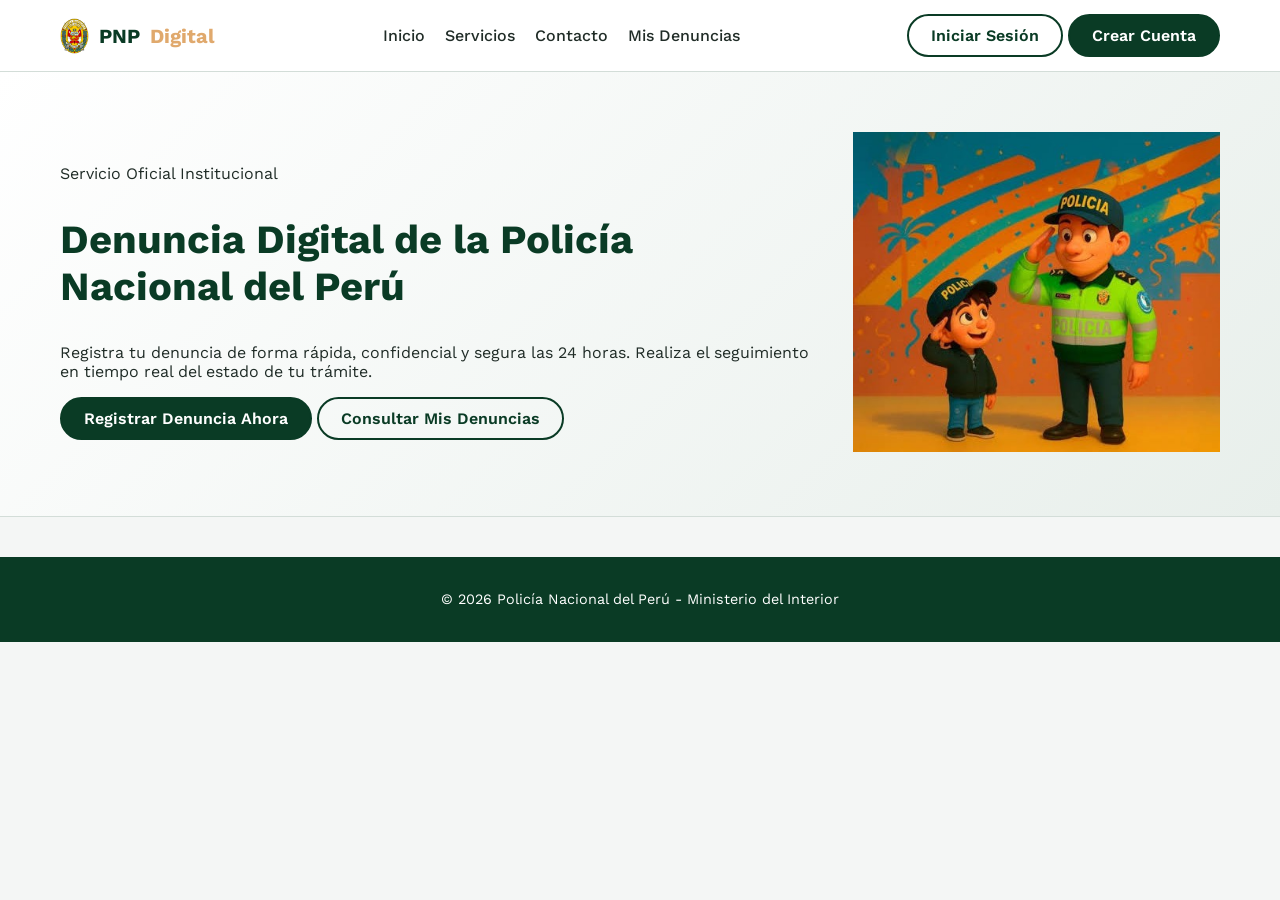
<file: html/index.html>
<!DOCTYPE html>
<html lang="es">
<head>
  <meta charset="UTF-8">
  <meta name="viewport" content="width=device-width, initial-scale=1.0">
  <title>Policía Nacional del Perú - Denuncias Digitales</title>
  <link rel="stylesheet" href="../css/index.css">
</head>
<body>
  <header class="encabezado" id="encabezado">
    <div class="contenedor barra-nav">
      <a href="index.html" class="marca">
        <img src="/images (1).png" alt="Logo PNP" class="logo-header">
        PNP <span>Digital</span>
      </a>
      <nav>
        <ul class="nav-links">
          <li><a href="index.html">Inicio</a></li>
          <li><a href="servicio.html">Servicios</a></li>
          <li><a href="contactos.html">Contacto</a></li>
          <li><a href="consulta-denuncia.html">Mis Denuncias</a></li>
        </ul>
      </nav>
      <div class="acciones-derecha" id="contenedor-sesion">
        <a href="login.html" class="boton">Iniciar Sesión</a>
        <a href="registro-cliente.html" class="boton boton-relleno">Crear Cuenta</a>
      </div>
    </div>
  </header>

  <section class="hero-seccion">
    <div class="contenedor hero-contenido">
      <div class="hero-texto">
        <p class="ojo">Servicio Oficial Institucional</p>
        <h1>Denuncia Digital de la Policía Nacional del Perú</h1>
        <p>Registra tu denuncia de forma rápida, confidencial y segura las 24 horas. Realiza el seguimiento en tiempo real del estado de tu trámite.</p>
        <div class="hero-botones">
          <a href="registro-denuncias.html" class="boton boton-relleno">Registrar Denuncia Ahora</a>
          <a href="consulta-denuncia.html" class="boton">Consultar Mis Denuncias</a>
        </div>
      </div>
      <div class="hero-imagen-wrapper">
        <img src="/3.jpeg" alt="Plataforma PNP" class="hero-img">
      </div>
    </div>
  </section>

  <footer class="pie">
    <p>&copy; 2026 Policía Nacional del Perú - Ministerio del Interior</p>
  </footer>

  <script type="module" src="../js/auth/auth.js"></script>
</body>
</html>
</file>
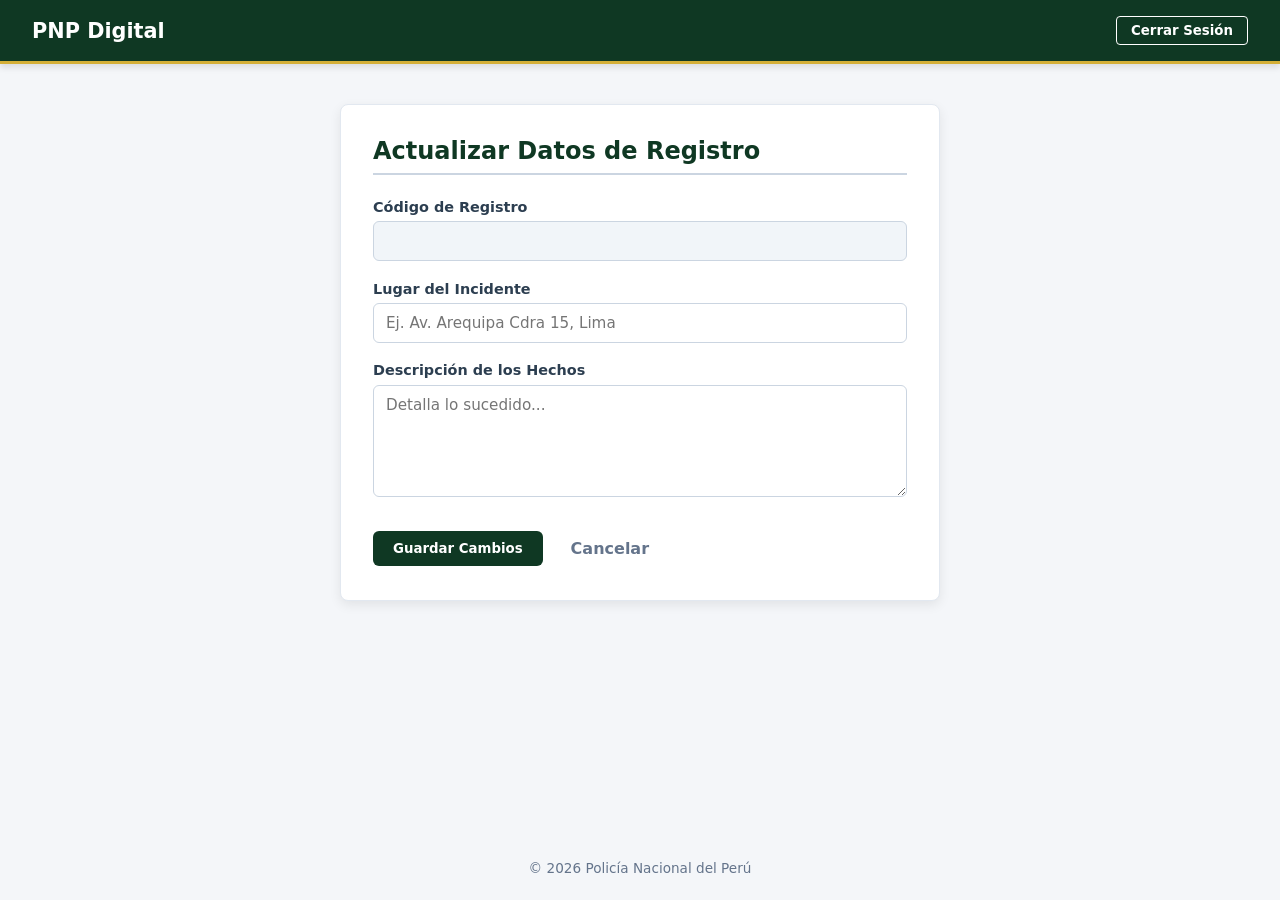
<file: html/actualizar.html>
<!DOCTYPE html>
<html lang="es">
<head>
  <meta charset="UTF-8">
  <meta name="viewport" content="width=device-width, initial-scale=1.0">
  <title>Actualizar Denuncia - PNP</title>
  <link rel="stylesheet" href="../css/actualizar.css">
</head>
<body>

  <header class="pnp-navbar">
    <div class="brand-container">
      <span class="brand-title">PNP Digital</span>
    </div>
    <button id="boton-salir" class="btn-salir">Cerrar Sesión</button>
  </header>

  <main class="container">
    <h1 class="form-title">Actualizar Datos de Registro</h1>

    <form id="form-actualizar">
      <input type="hidden" id="denuncia-id">

      <div class="form-group">
        <label for="codigo-registro">Código de Registro</label>
        <input type="text" id="codigo-registro" readonly>
      </div>

      <div class="form-group">
        <label for="lugar-incidente">Lugar del Incidente</label>
        <input type="text" id="lugar-incidente" required placeholder="Ej. Av. Arequipa Cdra 15, Lima">
      </div>

      <div class="form-group">
        <label for="descripcion-hechos">Descripción de los Hechos</label>
        <textarea id="descripcion-hechos" rows="5" required placeholder="Detalla lo sucedido..."></textarea>
      </div>

      <div class="form-actions">
        <button type="submit" class="btn-guardar">Guardar Cambios</button>
        <a href="consulta-denuncia.html" class="btn-cancelar">Cancelar</a>
      </div>
    </form>
  </main>

  <footer>
    &copy; 2026 Policía Nacional del Perú
  </footer>

  <script type="module" src="../js/actualizar/actualizar.js"></script>
</body>
</html>
</file>
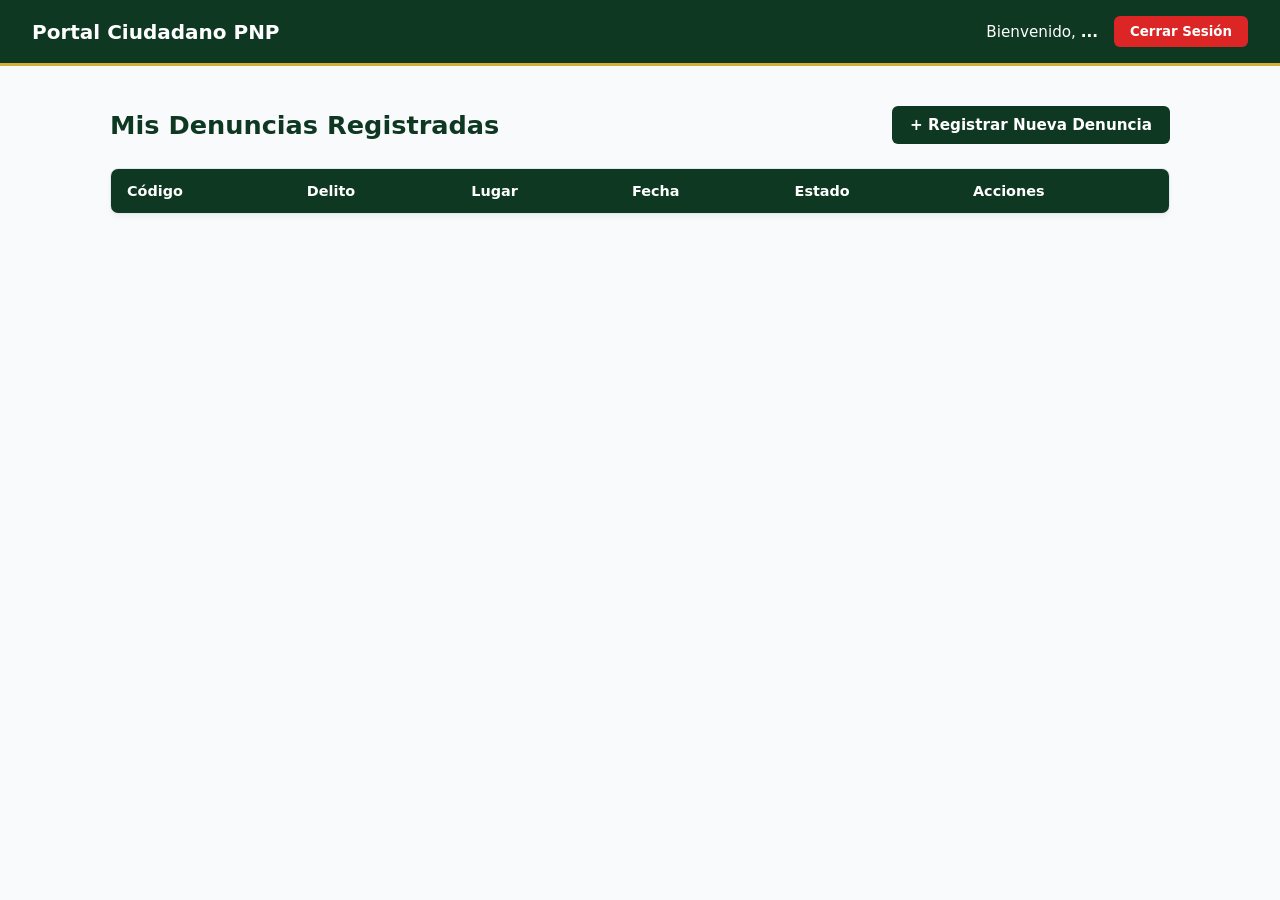
<file: html/consulta-denuncia.html>
<!DOCTYPE html>
<html lang="es">
<head>
  <meta charset="UTF-8">
  <meta name="viewport" content="width=device-width, initial-scale=1.0">
  <title>Mis Denuncias - PNP</title>
  <link rel="stylesheet" href="../css/consulta-denuncia.css">
</head>
<body>

  <header class="pnp-navbar">
    <h2>Portal Ciudadano PNP</h2>
    <div class="usuario-info">
      <span>Bienvenido, <strong id="nombre-usuario">...</strong></span>
      <button id="boton-salir" class="btn-salir">Cerrar Sesión</button>
    </div>
  </header>

  <main class="container">
    <div class="encabezado-seccion">
      <h1>Mis Denuncias Registradas</h1>
      <button id="btn-nueva-denuncia" class="btn-principal">+ Registrar Nueva Denuncia</button>
    </div>

    <div class="tabla-contenedor">
      <table>
        <thead>
          <tr>
            <th>Código</th>
            <th>Delito</th>
            <th>Lugar</th>
            <th>Fecha</th>
            <th>Estado</th>
            <th>Acciones</th>
          </tr>
        </thead>
        <tbody id="tabla-mis-denuncias">
          <!-- Carga dinámicamente -->
        </tbody>
      </table>
    </div>
  </main>

  <script type="module" src="../js/consulta/consulta.js"></script>
</body>
</html>
</file>
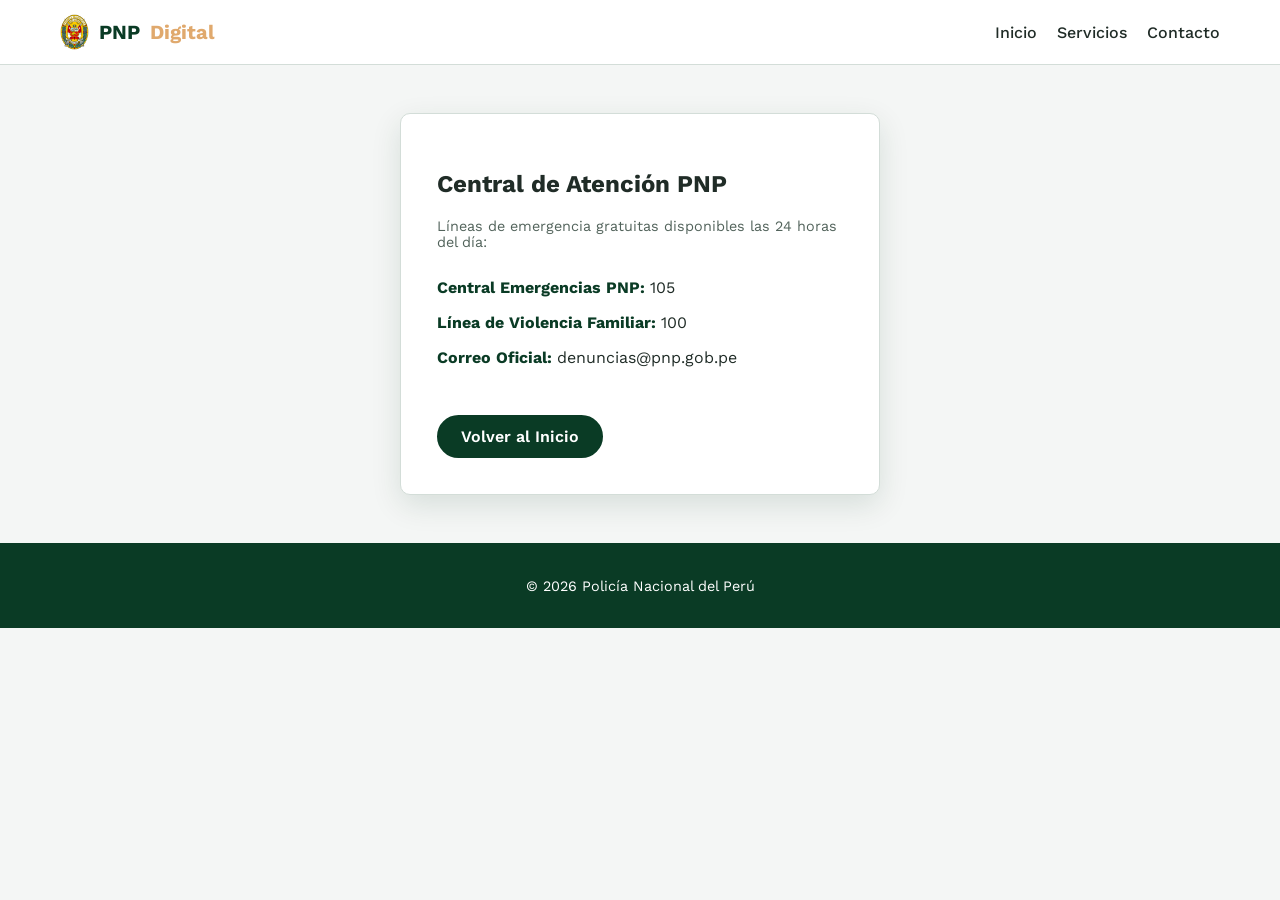
<file: html/contactos.html>
<!DOCTYPE html>
<html lang="es">
<head>
  <meta charset="UTF-8">
  <meta name="viewport" content="width=device-width, initial-scale=1.0">
  <title>Contacto - PNP Digital</title>
  <link rel="stylesheet" href="../css/contacto.css">
</head>
<body>
  <header class="encabezado" id="encabezado">
    <div class="contenedor barra-nav">
      <a href="index.html" class="marca">
        <img src="/images (1).png" alt="Logo PNP" class="logo-header">
        PNP <span>Digital</span>
      </a>
      <nav>
        <ul class="nav-links">
          <li><a href="index.html">Inicio</a></li>
          <li><a href="servicio.html">Servicios</a></li>
          <li><a href="contactos.html">Contacto</a></li>
        </ul>
      </nav>
    </div>
  </header>

  <main class="contenedor">
    <div class="panel-formulario animar-entrada">
      <h2>Central de Atención PNP</h2>
      <p style="font-size:0.9rem; color:var(--texto-suave);">Líneas de emergencia gratuitas disponibles las 24 horas del día:</p>
      <ul class="lista-contacto">
        <li><strong>Central Emergencias PNP:</strong> 105</li>
        <li><strong>Línea de Violencia Familiar:</strong> 100</li>
        <li><strong>Correo Oficial:</strong> denuncias@pnp.gob.pe</li>
      </ul>
      <a href="index.html" class="boton boton-relleno" style="margin-top: 20px; display:inline-block; text-align:center;">Volver al Inicio</a>
    </div>
  </main>

  <footer class="pie">
    <p>&copy; 2026 Policía Nacional del Perú</p>
  </footer>
</body>
</html>
</file>
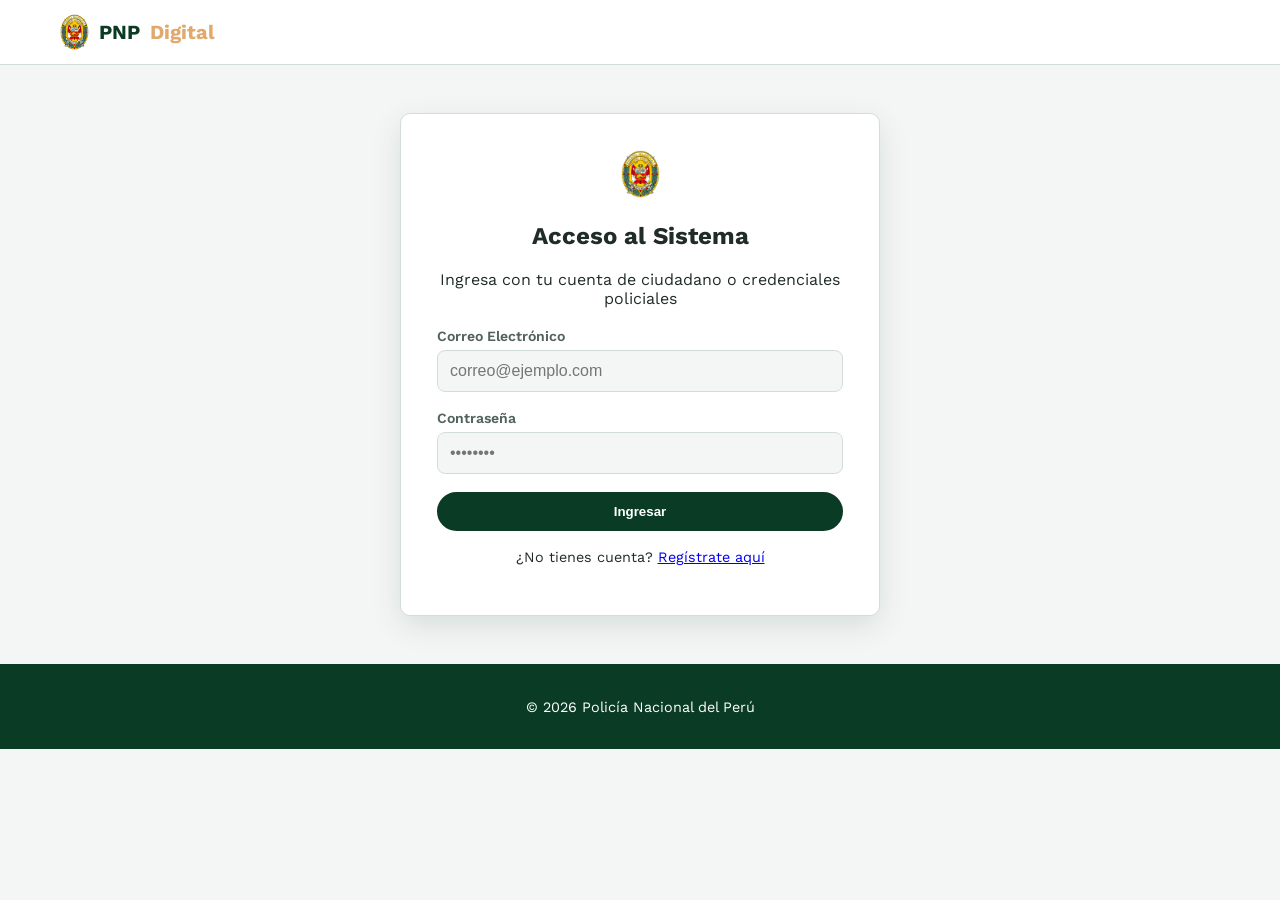
<file: html/login.html>
<!DOCTYPE html>
<html lang="es">
<head>
  <meta charset="UTF-8">
  <meta name="viewport" content="width=device-width, initial-scale=1.0">
  <title>Iniciar Sesión - PNP Digital</title>
  <link rel="stylesheet" href="../css/login.css">
</head>
<body>
  <header class="encabezado">
    <div class="contenedor barra-nav">
      <a href="index.html" class="marca">
        <img src="/images (1).png" alt="Logo PNP" class="logo-header">
        PNP <span>Digital</span>
      </a>
    </div>
  </header>

  <main class="contenedor">
    <div class="panel-formulario animar-entrada">
      <div class="encabezado-form">
        <img src="/images (1).png" alt="PNP Logo" class="logo-form">
        <h2>Acceso al Sistema</h2>
        <p>Ingresa con tu cuenta de ciudadano o credenciales policiales</p>
      </div>

      <form class="formulario" id="formulario-login" novalidate>
        <div class="campo">
          <label for="correo">Correo Electrónico</label>
          <input type="email" id="correo" placeholder="correo@ejemplo.com" required>
        </div>
        <div class="campo">
          <label for="contrasena">Contraseña</label>
          <input type="password" id="contrasena" placeholder="••••••••" required>
        </div>
        <button type="submit" class="boton boton-relleno">Ingresar</button>
        <div class="mensaje-estado" id="mensaje-estado"></div>
      </form>
      <p class="enlace-secundario">¿No tienes cuenta? <a href="registro-cliente.html">Regístrate aquí</a></p>
    </div>
  </main>

  <footer class="pie">
    <p>&copy; 2026 Policía Nacional del Perú</p>
  </footer>

  <script type="module" src="../js/auth/login.js"></script>
</body>
</html>
</file>
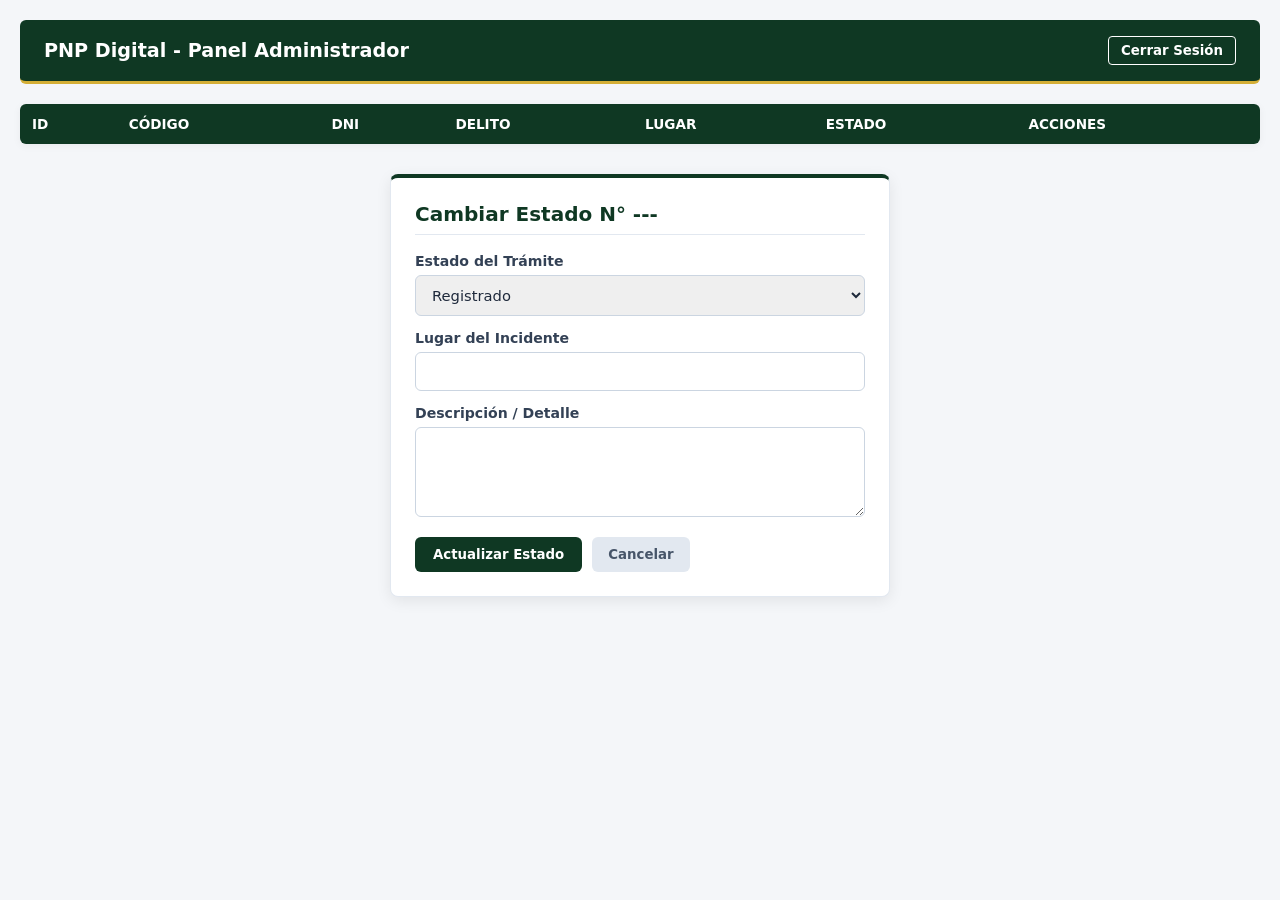
<file: html/panel-admin.html>
<!DOCTYPE html>
<html lang="es">
<head>
  <meta charset="UTF-8">
  <meta name="viewport" content="width=device-width, initial-scale=1.0">
  <title>Panel de Administración - PNP</title>
  <link rel="stylesheet" href="../css/panel-admin.css">
</head>
<body>

  <header class="pnp-navbar">
    <div class="brand-title">PNP Digital - Panel Administrador</div>
    <button id="boton-salir" class="btn-salir">Cerrar Sesión</button>
  </header>

  <table>
    <thead>
      <tr>
        <th>ID</th>
        <th>CÓDIGO</th>
        <th>DNI</th>
        <th>DELITO</th>
        <th>LUGAR</th>
        <th>ESTADO</th>
        <th>ACCIONES</th>
      </tr>
    </thead>
    <tbody id="tabla-panel-general">
      <!-- Datos cargados dinámicamente -->
    </tbody>
  </table>

  <div class="card-gestion">
    <h2 class="titulo-gestion">Cambiar Estado N° <span id="lbl-codigo">---</span></h2>
    
    <form id="form-panel-admin">
      <input type="hidden" id="pnl-id">

      <div class="form-campo">
        <label for="pnl-estado">Estado del Trámite</label>
        <select id="pnl-estado" required>
          <option value="registrado">Registrado</option>
          <option value="en_proceso">En Proceso</option>
          <option value="resuelto">Resuelto</option>
          <option value="archivado">Archivado</option>
        </select>
      </div>

      <div class="form-campo">
        <label for="pnl-lugar">Lugar del Incidente</label>
        <input type="text" id="pnl-lugar">
      </div>

      <div class="form-campo">
        <label for="pnl-detalle">Descripción / Detalle</label>
        <textarea id="pnl-detalle" rows="4"></textarea>
      </div>

      <div class="form-acciones">
        <button type="submit" class="btn-actualizar">Actualizar Estado</button>
        <button type="button" id="btn-cerrar-pnl" class="btn-cancelar">Cancelar</button>
      </div>
    </form>
  </div>

  <script type="module" src="../js/panel/panel-admin.js"></script>
</body>
</html>
</file>
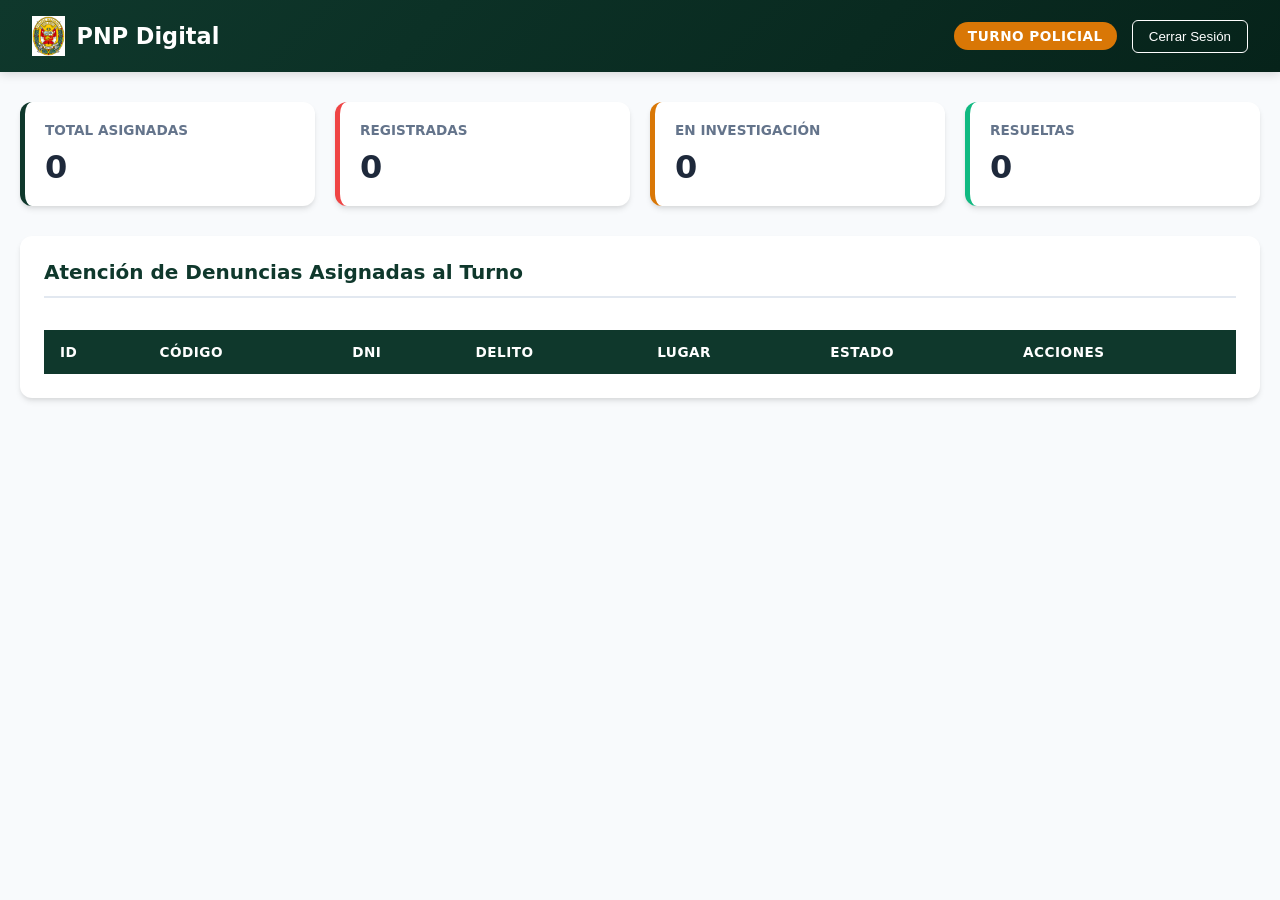
<file: html/panel-empleado.html>
<!DOCTYPE html>
<html lang="es">
<head>
  <meta charset="UTF-8">
  <meta name="viewport" content="width=device-width, initial-scale=1.0">
  <title>Panel de Empleado - PNP Digital</title>
  <link rel="stylesheet" href="../css/panel-empleado.css">
</head>
<body>

  <header class="encabezado">
    <div class="barra-nav">
      <div class="marca">
        <img src="/images (1).png" alt="Logo PNP" class="logo-header" onerror="this.style.display='none'">
        <span>PNP Digital</span>
      </div>
      <div class="acciones-header">
        <span id="tag-rol-usuario" class="tag-rol">TURNO POLICIAL</span>
        <button id="boton-salir" class="btn-salir">Cerrar Sesión</button>
      </div>
    </div>
  </header>

  <main class="contenedor-dashboard">
    
    <!-- Tarjetas KPI de Resumen -->
    <div class="grid-kpi">
      <div class="card-kpi kpi-total">
        <h4>Total Asignadas</h4>
        <div class="valor-kpi" id="kpi-total">0</div>
      </div>
      <div class="card-kpi kpi-registradas">
        <h4>Registradas</h4>
        <div class="valor-kpi" id="kpi-registrados">0</div>
      </div>
      <div class="card-kpi kpi-proceso">
        <h4>En Investigación</h4>
        <div class="valor-kpi" id="kpi-proceso">0</div>
      </div>
      <div class="card-kpi kpi-resueltas">
        <h4>Resueltas</h4>
        <div class="valor-kpi" id="kpi-resueltos">0</div>
      </div>
    </div>

    <!-- Tabla Principal -->
    <div class="card-tabla">
      <h2 class="titulo-tabla">Atención de Denuncias Asignadas al Turno</h2>
      <div class="contenedor-tabla-responsive">
        <table class="tabla-pedidos">
          <thead>
            <tr>
              <th>ID</th>
              <th>Código</th>
              <th>DNI</th>
              <th>Delito</th>
              <th>Lugar</th>
              <th>Estado</th>
              <th>Acciones</th>
            </tr>
          </thead>
          <tbody id="tabla-panel-general">
            <!-- Se carga desde JS -->
          </tbody>
        </table>
      </div>
    </div>

    <!-- Ventana Modal de Gestión -->
    <div id="modal-panel" class="modal-overlay" style="display: none;">
      <div class="modal-card">
        <h3 class="modal-titulo">Gestionar Registro N° <span id="lbl-codigo">---</span></h3>
        
        <form id="form-panel-gestion">
          <input type="hidden" id="pnl-id">

          <div class="campo-form">
            <label for="pnl-estado">Estado del Trámite</label>
            <select id="pnl-estado" required>
              <option value="registrado">Registrado</option>
              <option value="en_proceso">En Proceso / Investigación</option>
              <option value="resuelto">Resuelto</option>
              <option value="archivado">Archivado</option>
            </select>
          </div>

          <div class="campo-form">
            <label for="pnl-lugar">Lugar del Incidente</label>
            <input type="text" id="pnl-lugar" required>
          </div>

          <div class="campo-form">
            <label for="pnl-detalle">Detalle del Expediente</label>
            <textarea id="pnl-detalle" rows="4" required></textarea>
          </div>

          <div class="modal-acciones">
            <button type="button" id="btn-cerrar-pnl" class="btn-accion btn-cancelar-modal">Cancelar</button>
            <button type="submit" class="btn-accion btn-guardar-modal">Guardar Cambios</button>
          </div>
        </form>
      </div>
    </div>

  </main>

  <script type="module" src="../js/panel/panel-empleado.js"></script>
</body>
</html>
</file>
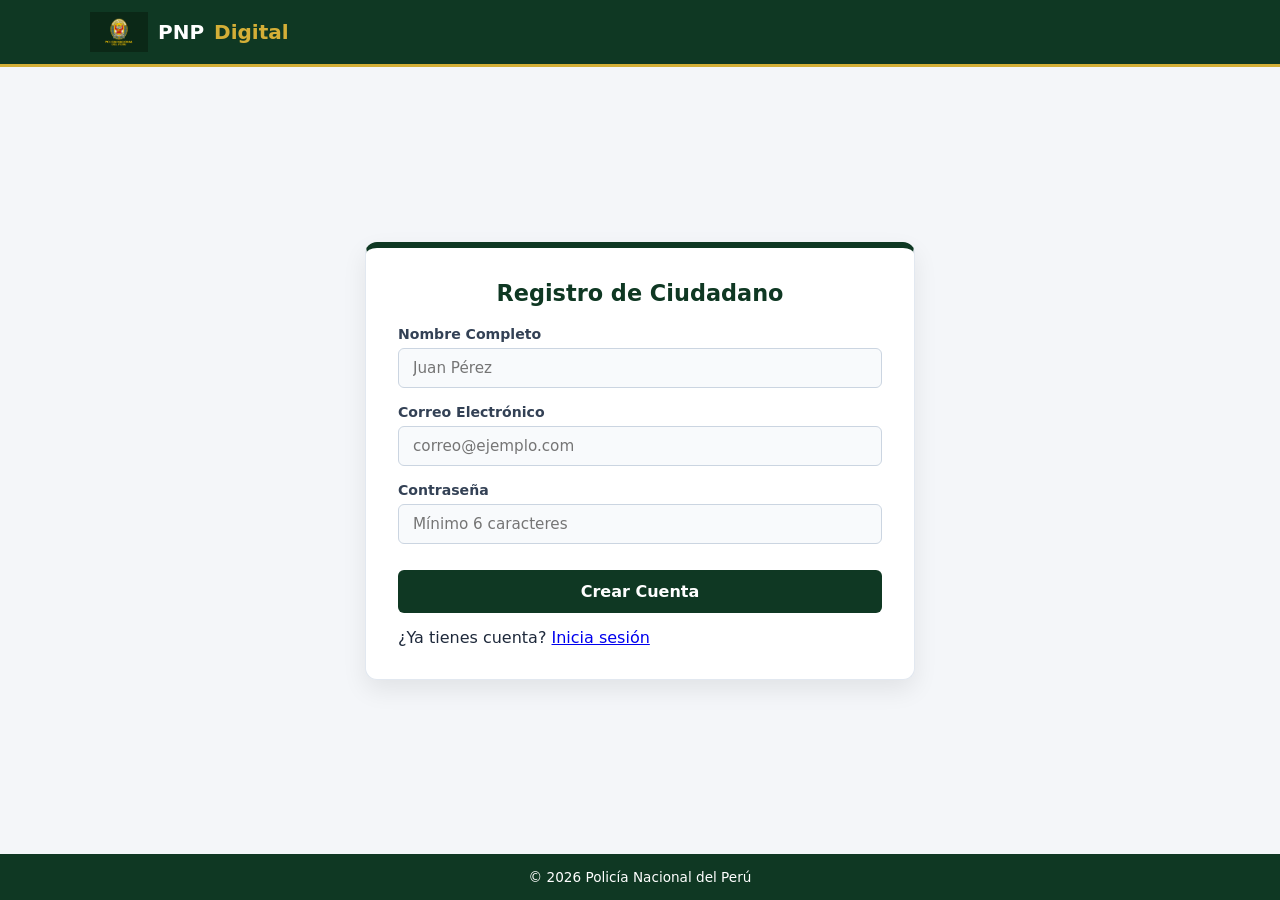
<file: html/registro-cliente.html>
<!DOCTYPE html>
<html lang="es">
<head>
  <meta charset="UTF-8">
  <meta name="viewport" content="width=device-width, initial-scale=1.0">
  <title>Crear Cuenta - PNP Digital</title>
  <link rel="stylesheet" href="../css/registro-cliente.css">
</head>
<body>
  <header class="encabezado">
    <div class="contenedor barra-nav">
      <a href="index.html" class="marca">
        <img src="/images.png"alt="Logo PNP" class="logo-header">
        PNP <span>Digital</span>
      </a>
    </div>
  </header>

  <main class="contenedor">
    <div class="panel-formulario animar-entrada">
      <h2>Registro de Ciudadano</h2>
      <form class="formulario" id="formulario-registro-cliente" novalidate>
        <div class="campo">
          <label for="nombre">Nombre Completo</label>
          <input type="text" id="nombre" placeholder="Juan Pérez" required>
        </div>
        <div class="campo">
          <label for="correo">Correo Electrónico</label>
          <input type="email" id="correo" placeholder="correo@ejemplo.com" required>
        </div>
        <div class="campo">
          <label for="contrasena">Contraseña</label>
          <input type="password" id="contrasena" placeholder="Mínimo 6 caracteres" required>
        </div>
        <button type="submit" class="boton boton-relleno">Crear Cuenta</button>
        <div class="mensaje-estado" id="mensaje-registro"></div>
      </form>
      <p class="enlace-secundario">¿Ya tienes cuenta? <a href="login.html">Inicia sesión</a></p>
    </div>
  </main>

  <footer class="pie">
    <p>&copy; 2026 Policía Nacional del Perú</p>
  </footer>

  <script type="module" src="../js/registro/registro-cliente.js"></script>
</body>
</html>
</file>
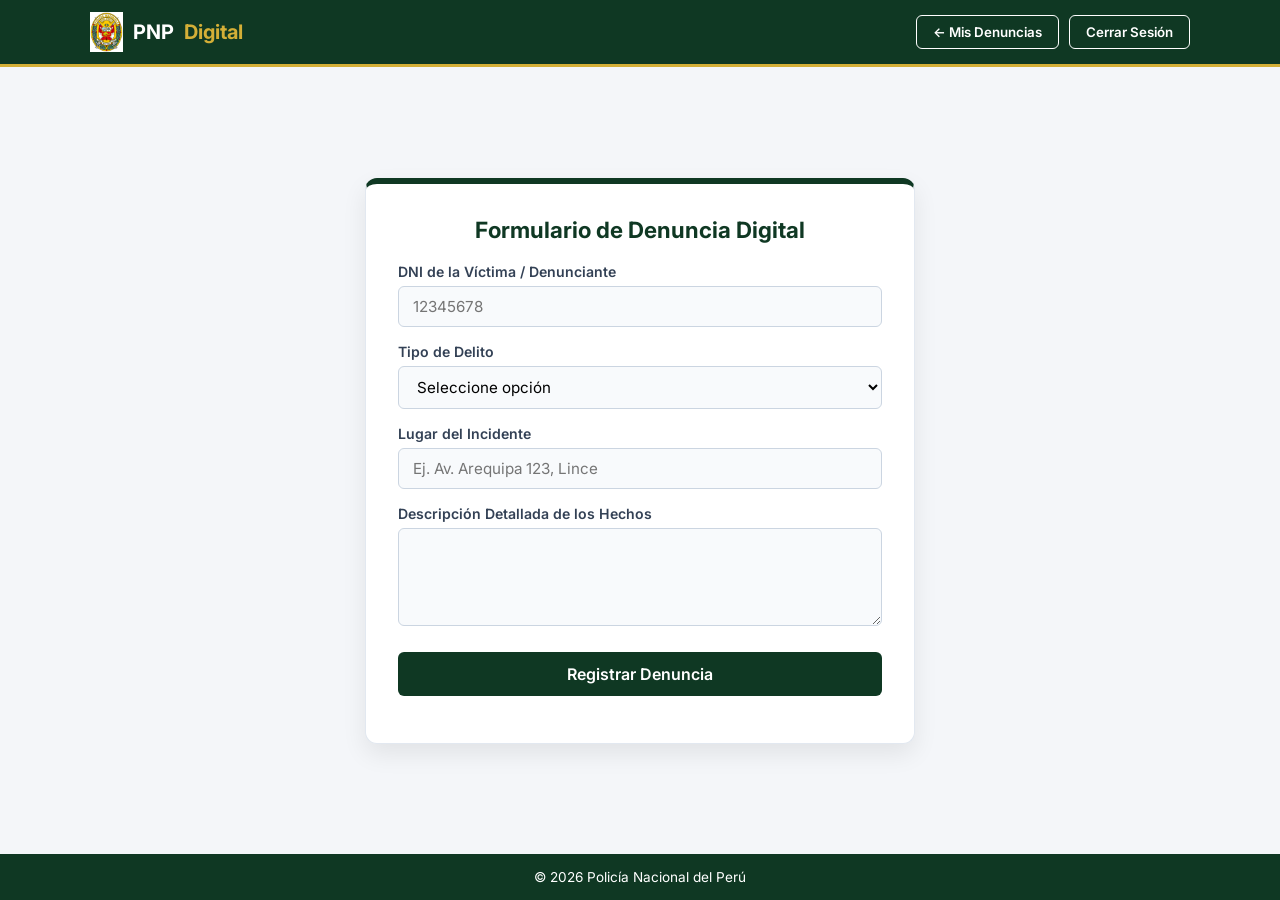
<file: html/registro-denuncias.html>
<!DOCTYPE html>
<html lang="es">
<head>
  <meta charset="UTF-8">
  <meta name="viewport" content="width=device-width, initial-scale=1.0">
  <title>Registrar Denuncia - PNP Digital</title>
  <link rel="stylesheet" href="../css/registro-denuncia.css">
</head>
<body>
  <header class="encabezado">
    <div class="contenedor barra-nav">
      <a href="index.html" class="marca">
        <img src="/images (1).png" alt="Logo PNP" class="logo-header">
        PNP <span>Digital</span>
      </a>
      <div style="display: flex; gap: 10px; align-items: center;">
        <button id="btn-mis-denuncias" class="boton">← Mis Denuncias</button>
        <button id="boton-salir" class="boton">Cerrar Sesión</button>
      </div>
    </div>
  </header>

  <main class="contenedor">
    <div class="panel-formulario animar-entrada">
      <h2>Formulario de Denuncia Digital</h2>
      <form class="formulario" id="formulario-denuncia" novalidate>
        <div class="campo">
          <label for="dni">DNI de la Víctima / Denunciante</label>
          <input type="text" id="dni" maxlength="8" placeholder="12345678" required>
        </div>
        <div class="campo">
          <label for="tipo-delito">Tipo de Delito</label>
          <select id="tipo-delito" required>
            <option value="" disabled selected>Seleccione opción</option>
            <option value="Hurto / Robo">Hurto / Robo</option>
            <option value="Estafa / Ciberdelito">Estafa / Ciberdelito</option>
            <option value="Extorsión">Extorsión</option>
            <option value="Violencia Familiar">Violencia Familiar</option>
          </select>
        </div>
        <div class="campo">
          <label for="lugar">Lugar del Incidente</label>
          <input type="text" id="lugar" placeholder="Ej. Av. Arequipa 123, Lince" required>
        </div>
        <div class="campo">
          <label for="detalle">Descripción Detallada de los Hechos</label>
          <textarea id="detalle" rows="4" required></textarea>
        </div>
        <button type="submit" class="boton boton-relleno">Registrar Denuncia</button>

        <div class="sello-confirmacion" id="sello-confirmacion">
          DENUNCIA<br> REGISTRADA<br> PNP
        </div>
        <div class="mensaje-estado" id="mensaje-denuncia"></div>
      </form>
    </div>
  </main>

  <footer class="pie">
    <p>&copy; 2026 Policía Nacional del Perú</p>
  </footer>

  <script type="module" src="../js/registro/registro.js"></script>
</body>
</html>
</file>
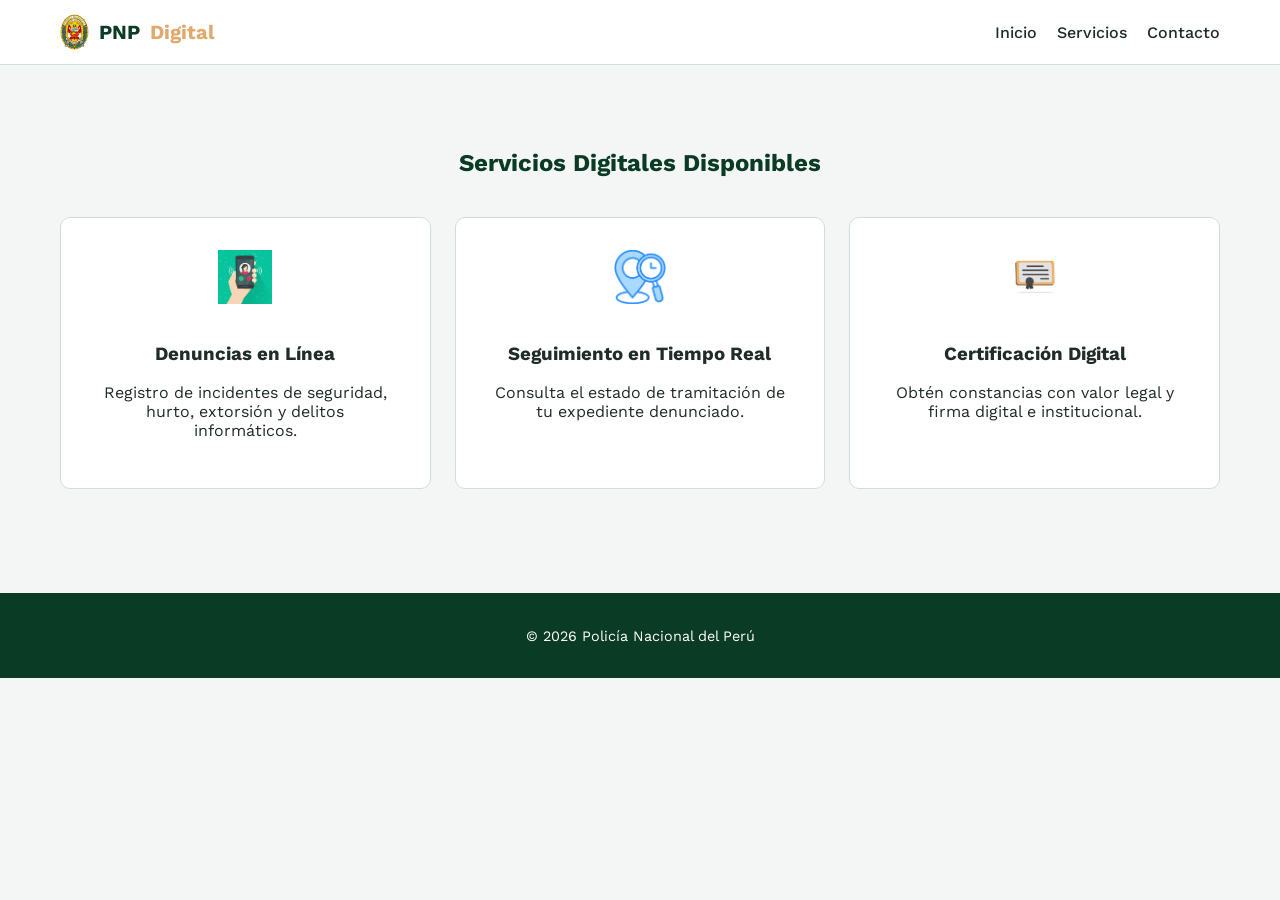
<file: html/servicio.html>
<!DOCTYPE html>
<html lang="es">
<head>
  <meta charset="UTF-8">
  <meta name="viewport" content="width=device-width, initial-scale=1.0">
  <title>Servicios - PNP Digital</title>
  <link rel="stylesheet" href="../css/servicio.css">
</head>
<body>
  <header class="encabezado" id="encabezado">
    <div class="contenedor barra-nav">
      <a href="index.html" class="marca">
        <img src="/images (1).png" alt="Logo PNP" class="logo-header">
        PNP <span>Digital</span>
      </a>
      <nav>
        <ul class="nav-links">
          <li><a href="index.html">Inicio</a></li>
          <li><a href="servicio.html">Servicios</a></li>
          <li><a href="contactos.html">Contacto</a></li>
        </ul>
      </nav>
    </div>
  </header>

  <main class="contenedor seccion-servicios">
    <h2 class="titulo-seccion">Servicios Digitales Disponibles</h2>
    <div class="rejilla-servicios">
      <div class="tarjeta-servicio">
        <img src="/7.jpeg" alt="Denuncia" class="icono-tarjeta">
        <h3>Denuncias en Línea</h3>
        <p>Registro de incidentes de seguridad, hurto, extorsión y delitos informáticos.</p>
      </div>
      <div class="tarjeta-servicio">
        <img src="/8.png" alt="Seguimiento" class="icono-tarjeta">
        <h3>Seguimiento en Tiempo Real</h3>
        <p>Consulta el estado de tramitación de tu expediente denunciado.</p>
      </div>
      <div class="tarjeta-servicio">
        <img src="/9.png" alt="Validación" class="icono-tarjeta">
        <h3>Certificación Digital</h3>
        <p>Obtén constancias con valor legal y firma digital e institucional.</p>
      </div>
    </div>
  </main>

  <footer class="pie">
    <p>&copy; 2026 Policía Nacional del Perú</p>
  </footer>
</body>
</html>
</file>
<file: css/index.css>
@import url('https://fonts.googleapis.com/css2?family=Work+Sans:wght@400;500;600;700&display=swap');

:root {
  --verde-pnp: #0A3B25;
  --verde-oscuro: #052215;
  --amarillo-pnp: #E0A96D;
  --blanco: #FFFFFF;
  --gris-fondo: #F4F6F5;
  --gris-borde: #D3DDD8;
  --texto: #202C27;
  --texto-suave: #52635B;
  --error: #D93838;
  --exito: #1E7E4A;
  --fuente-texto: 'Work Sans', system-ui, sans-serif;
  --radio: 10px;
  --sombra: 0 10px 30px rgba(10, 59, 37, 0.12);
  --transicion: 220ms ease;
}

* { box-sizing: border-box; }
body { margin: 0; font-family: var(--fuente-texto); color: var(--texto); background: var(--gris-fondo); }
.contenedor { width: min(1160px, 92%); margin-inline: auto; }

.encabezado { position: sticky; top: 0; z-index: 50; background: rgba(255, 255, 255, 0.95); backdrop-filter: blur(6px); border-bottom: 1px solid var(--gris-borde); }
.barra-nav { display: flex; align-items: center; justify-content: space-between; padding: 14px 0; }
.marca { display: flex; align-items: center; gap: 10px; font-size: 1.25rem; font-weight: 700; text-decoration: none; color: var(--verde-pnp); }
.marca span { color: var(--amarillo-pnp); }
.logo-header { height: 36px; }

.nav-links { list-style: none; display: flex; gap: 20px; margin: 0; padding: 0; }
.nav-links a { text-decoration: none; font-weight: 500; color: var(--texto); }

.boton { display: inline-block; font-weight: 600; padding: 10px 22px; border-radius: 999px; border: 2px solid var(--verde-pnp); text-decoration: none; cursor: pointer; background: transparent; color: var(--verde-pnp); transition: var(--transicion); }
.boton:hover { transform: translateY(-2px); box-shadow: var(--sombra); }
.boton-relleno { background: var(--verde-pnp); color: #fff; }

.hero-seccion { padding: 60px 0; background: linear-gradient(135deg, #FFFFFF 0%, #E8EFEB 100%); border-bottom: 1px solid var(--gris-borde); }
.hero-contenido { display: flex; align-items: center; justify-content: space-between; gap: 40px; }
.hero-texto { flex: 1; }
.hero-texto h1 { font-size: 2.5rem; color: var(--verde-pnp); }
.hero-img { max-width: 100%; max-height: 320px; }

.pie { background: var(--verde-pnp); color: #fff; text-align: center; padding: 20px 0; margin-top: 40px; font-size: 0.9rem; }
</file>
<file: css/actualizar.css>
:root {
  --verde-pnp: #0f3823;
  --verde-hover: #1b5e3a;
  --dorado-pnp: #d4af37;
  --fondo: #f4f6f9;
  --blanco: #ffffff;
  --texto: #2c3e50;
  --borde: #cbd5e1;
}

* {
  box-sizing: border-box;
  margin: 0;
  padding: 0;
  font-family: 'Segoe UI', system-ui, -apple-system, sans-serif;
}

body {
  background-color: var(--fondo);
  color: var(--texto);
  min-height: 100vh;
  display: flex;
  flex-direction: column;
}

/* Header */
.pnp-navbar {
  background-color: var(--verde-pnp);
  color: var(--blanco);
  padding: 1rem 2rem;
  display: flex;
  justify-content: space-between;
  align-items: center;
  border-bottom: 3px solid var(--dorado-pnp);
  box-shadow: 0 4px 6px rgba(0, 0, 0, 0.1);
}

.brand-container {
  display: flex;
  align-items: center;
  gap: 12px;
}

.brand-title {
  font-size: 1.3rem;
  font-weight: 700;
  color: var(--blanco);
}

.btn-salir {
  background-color: transparent;
  color: var(--blanco);
  border: 1px solid var(--blanco);
  padding: 6px 14px;
  border-radius: 4px;
  cursor: pointer;
  font-weight: 600;
  transition: all 0.2s;
}

.btn-salir:hover {
  background-color: #c0392b;
  border-color: #c0392b;
}

/* Form Card */
.container {
  max-width: 600px;
  width: 90%;
  margin: 2.5rem auto;
  background-color: var(--blanco);
  padding: 2rem;
  border-radius: 8px;
  box-shadow: 0 4px 12px rgba(0, 0, 0, 0.08);
  border: 1px solid #e2e8f0;
}

.form-title {
  font-size: 1.5rem;
  color: var(--verde-pnp);
  margin-bottom: 1.5rem;
  border-bottom: 2px solid var(--borde);
  padding-bottom: 0.5rem;
}

.form-group {
  margin-bottom: 1.2rem;
}

.form-group label {
  display: block;
  font-size: 0.9rem;
  font-weight: 600;
  margin-bottom: 0.4rem;
  color: var(--texto);
}

.form-group input,
.form-group textarea {
  width: 100%;
  padding: 10px 12px;
  border: 1px solid var(--borde);
  border-radius: 6px;
  font-size: 0.95rem;
  background-color: #fff;
  transition: border-color 0.2s;
}

.form-group input:focus,
.form-group textarea:focus {
  outline: none;
  border-color: var(--verde-pnp);
}

.form-group input[readonly] {
  background-color: #f1f5f9;
  color: #64748b;
  cursor: not-allowed;
}

.form-actions {
  display: flex;
  align-items: center;
  gap: 12px;
  margin-top: 1.8rem;
}

.btn-guardar {
  background-color: var(--verde-pnp);
  color: var(--blanco);
  border: none;
  padding: 10px 20px;
  border-radius: 6px;
  font-weight: 600;
  cursor: pointer;
  transition: background 0.2s;
}

.btn-guardar:hover {
  background-color: var(--verde-hover);
}

.btn-cancelar {
  color: #64748b;
  text-decoration: none;
  font-weight: 600;
  padding: 10px 16px;
  border-radius: 6px;
  transition: background 0.2s;
}

.btn-cancelar:hover {
  background-color: #f1f5f9;
  color: #0f172a;
}

footer {
  margin-top: auto;
  text-align: center;
  padding: 1.5rem;
  font-size: 0.85rem;
  color: #64748b;
}
</file>
<file: css/consulta-denuncia.css>
* {
  box-sizing: border-box;
  margin: 0;
  padding: 0;
  font-family: system-ui, -apple-system, BlinkMacSystemFont, 'Segoe UI', Roboto, sans-serif;
}

body {
  background-color: #f8fafc;
  color: #0f172a;
  min-height: 100vh;
}

/* Header Navbar */
.pnp-navbar {
  background-color: #0f3823; /* Verde Institucional PNP */
  color: #ffffff;
  padding: 16px 32px;
  display: flex;
  justify-content: space-between;
  align-items: center;
  border-bottom: 3px solid #d4af37; /* Dorado PNP */
}

.pnp-navbar h2 {
  font-size: 1.25rem;
  font-weight: 700;
}

.usuario-info {
  display: flex;
  align-items: center;
  gap: 16px;
  font-size: 0.95rem;
}

/* Botón Salir */
.btn-salir {
  background-color: #dc2626;
  color: #ffffff;
  border: none;
  padding: 8px 16px;
  border-radius: 6px;
  cursor: pointer;
  font-weight: 600;
  transition: background-color 0.2s ease;
}

.btn-salir:hover {
  background-color: #b91c1c;
}

/* Contenido Principal */
.container {
  max-width: 1100px;
  margin: 40px auto;
  padding: 0 20px;
}

.encabezado-seccion {
  display: flex;
  justify-content: space-between;
  align-items: center;
  margin-bottom: 24px;
}

.encabezado-seccion h1 {
  font-size: 1.6rem;
  color: #0f3823;
  font-weight: 700;
}

/* Botón Principal (+ Registrar Nueva Denuncia) */
.btn-principal {
  background-color: #0f3823;
  color: #ffffff;
  border: none;
  padding: 10px 18px;
  border-radius: 6px;
  font-size: 0.95rem;
  font-weight: 600;
  cursor: pointer;
  transition: background-color 0.2s ease;
}

.btn-principal:hover {
  background-color: #165234;
}

/* Estilos de Tabla */
.tabla-contenedor {
  background-color: #ffffff;
  border-radius: 8px;
  box-shadow: 0 4px 6px -1px rgba(0, 0, 0, 0.05);
  border: 1px solid #e2e8f0;
  overflow: hidden;
}

table {
  width: 100%;
  border-collapse: collapse;
  text-align: left;
}

th {
  background-color: #0f3823;
  color: #ffffff;
  padding: 14px 16px;
  font-size: 0.9rem;
  font-weight: 600;
}

td {
  padding: 14px 16px;
  border-bottom: 1px solid #e2e8f0;
  font-size: 0.9rem;
  color: #334155;
}

tr:nth-child(even) {
  background-color: #f8fafc;
}

tr:hover {
  background-color: #f1f5f9;
}
</file>
<file: css/contacto.css>
@import url('login.css');

.lista-contacto { list-style: none; padding: 0; margin: 20px 0; line-height: 2.2; }
.lista-contacto strong { color: var(--verde-pnp); }
</file>
<file: css/login.css>
@import url('index.css');

.animar-entrada { animation: fadeIn 400ms ease-out forwards; }
@keyframes fadeIn { from { opacity: 0; transform: translateY(14px); } to { opacity: 1; transform: translateY(0); } }

.panel-formulario { max-width: 480px; margin: 48px auto; background: var(--blanco); border: 1px solid var(--gris-borde); border-radius: var(--radio); padding: 36px; box-shadow: var(--sombra); }
.encabezado-form { text-align: center; margin-bottom: 20px; }
.logo-form { height: 48px; }

.formulario { display: flex; flex-direction: column; gap: 18px; }
.campo label { display: block; font-size: .88rem; font-weight: 600; margin-bottom: 6px; color: var(--texto-suave); }
.campo input, .campo select, .campo textarea { width: 100%; font-size: 1rem; padding: 11px 12px; border: 1.5px solid var(--gris-borde); border-radius: 8px; background: var(--gris-fondo); }
.campo input:focus, .campo select:focus, .campo textarea:focus { outline: none; border-color: var(--verde-pnp); }

.mensaje-estado { margin-top: 14px; padding: 12px; border-radius: 6px; font-size: .9rem; display: none; }
.mensaje-estado.visible { display: block; }
.mensaje-estado.exito { background: #E8F5E9; color: var(--exito); border: 1px solid #A5D6A7; }
.mensaje-estado.fallo { background: #FFEBEE; color: var(--error); border: 1px solid #EF9A9A; }

.enlace-secundario { text-align: center; font-size: .9rem; margin-top: 18px; }
</file>
<file: css/panel-admin.css>
/* Estilos Globales */
* {
  box-sizing: border-box;
  margin: 0;
  padding: 0;
  font-family: 'Segoe UI', system-ui, -apple-system, sans-serif;
}

body {
  background-color: #f4f6f9;
  color: #2c3e50;
  padding: 20px;
}

/* Navbar PNP */
.pnp-navbar {
  background-color: #0f3823;
  color: #ffffff;
  padding: 1rem 1.5rem;
  display: flex;
  justify-content: space-between;
  align-items: center;
  border-bottom: 3px solid #d4af37;
  margin-bottom: 20px;
  border-radius: 6px;
}

.brand-title {
  font-size: 1.2rem;
  font-weight: 700;
}

.btn-salir {
  background: transparent;
  color: #fff;
  border: 1px solid #fff;
  padding: 6px 12px;
  border-radius: 4px;
  cursor: pointer;
  font-weight: 600;
}

.btn-salir:hover {
  background-color: #c0392b;
  border-color: #c0392b;
}

/* Tabla de Denuncias */
table {
  width: 100%;
  border-collapse: collapse;
  margin-bottom: 30px;
  background-color: #ffffff;
  box-shadow: 0 2px 8px rgba(0,0,0,0.05);
  border-radius: 6px;
  overflow: hidden;
}

th {
  background-color: #0f3823;
  color: #ffffff;
  padding: 12px;
  text-align: left;
  font-size: 0.85rem;
  text-transform: uppercase;
}

td {
  padding: 10px 12px;
  border-bottom: 1px solid #e2e8f0;
  font-size: 0.9rem;
}

tbody tr:hover {
  background-color: #f8fafc;
}

/* Botones de Tabla */
.btn-editar {
  background-color: #2563eb;
  color: white;
  border: none;
  padding: 6px 12px;
  border-radius: 4px;
  cursor: pointer;
  font-weight: 600;
}

.btn-eliminar {
  background-color: #dc2626;
  color: white;
  border: none;
  padding: 6px 12px;
  border-radius: 4px;
  cursor: pointer;
  font-weight: 600;
}

/* Tarjeta de Formulario Administrador */
.card-gestion {
  background-color: #ffffff;
  border-radius: 8px;
  padding: 24px;
  max-width: 500px;
  margin: 20px auto;
  box-shadow: 0 4px 15px rgba(0, 0, 0, 0.08);
  border: 1px solid #e2e8f0;
  border-top: 4px solid #0f3823;
}

.titulo-gestion {
  font-size: 1.25rem;
  color: #0f3823;
  margin-bottom: 18px;
  font-weight: 700;
  border-bottom: 1px solid #e2e8f0;
  padding-bottom: 8px;
}

.form-campo {
  margin-bottom: 14px;
  display: flex;
  flex-direction: column;
}

.form-campo label {
  font-size: 0.88rem;
  font-weight: 600;
  color: #334155;
  margin-bottom: 6px;
}

.form-campo input,
.form-campo select,
.form-campo textarea {
  width: 100%;
  padding: 10px 12px;
  border: 1px solid #cbd5e1;
  border-radius: 6px;
  font-size: 0.92rem;
  color: #1e293b;
  box-sizing: border-box;
  outline: none;
  transition: border-color 0.2s;
}

/* Inputs bloqueados (Solo Lectura) */
.form-campo input[readonly],
.form-campo textarea[readonly] {
  background-color: #f1f5f9;
  color: #64748b;
  cursor: not-allowed;
  border-color: #e2e8f0;
}

.form-campo select:focus {
  border-color: #0f3823;
}

/* Botones Formulario */
.form-acciones {
  display: flex;
  gap: 10px;
  margin-top: 20px;
}

.btn-actualizar {
  background-color: #0f3823;
  color: #ffffff;
  border: none;
  padding: 10px 18px;
  border-radius: 6px;
  font-weight: 600;
  cursor: pointer;
  transition: background 0.2s;
}

.btn-actualizar:hover {
  background-color: #1b5e3a;
}

.btn-cancelar {
  background-color: #e2e8f0;
  color: #475569;
  border: none;
  padding: 10px 16px;
  border-radius: 6px;
  font-weight: 600;
  cursor: pointer;
  transition: background 0.2s;
}

.btn-cancelar:hover {
  background-color: #cbd5e1;
}
</file>
<file: css/panel-empleado.css>
:root {
  --pnp-verde: #0f382c;
  --pnp-verde-oscuro: #06231a;
  --pnp-dorado: #d97706;
  --fondo-base: #f8fafc;
  --blanco: #ffffff;
  --texto: #1e293b;
  --gris-borde: #e2e8f0;
  --sombra-card: 0 4px 6px -1px rgba(0, 0, 0, 0.1), 0 2px 4px -1px rgba(0, 0, 0, 0.06);
}

body {
  margin: 0;
  font-family: 'Segoe UI', system-ui, -apple-system, sans-serif;
  background-color: var(--fondo-base);
  color: var(--texto);
}

/* Header */
.encabezado {
  background: linear-gradient(135deg, var(--pnp-verde) 0%, var(--pnp-verde-oscuro) 100%);
  color: var(--blanco);
  padding: 1rem 2rem;
  box-shadow: 0 2px 10px rgba(0, 0, 0, 0.15);
}

.barra-nav {
  display: flex;
  justify-content: space-between;
  align-items: center;
  max-width: 1300px;
  margin: 0 auto;
}

.marca {
  display: flex;
  align-items: center;
  gap: 12px;
  color: var(--blanco);
  font-size: 1.4rem;
  font-weight: 700;
}

.logo-header {
  height: 40px;
}

.acciones-header {
  display: flex;
  gap: 15px;
  align-items: center;
}

.tag-rol {
  background-color: var(--pnp-dorado);
  color: var(--blanco);
  padding: 6px 14px;
  border-radius: 20px;
  font-size: 0.85rem;
  font-weight: 600;
  letter-spacing: 0.5px;
}

.btn-salir {
  background-color: transparent;
  border: 1px solid var(--blanco);
  color: var(--blanco);
  padding: 8px 16px;
  border-radius: 6px;
  cursor: pointer;
  transition: all 0.2s ease;
}

.btn-salir:hover {
  background-color: rgba(255, 255, 255, 0.15);
}

/* Main Container */
.contenedor-dashboard {
  max-width: 1300px;
  margin: 30px auto;
  padding: 0 20px;
}

/* Tarjetas KPI */
.grid-kpi {
  display: grid;
  grid-template-columns: repeat(auto-fit, minmax(220px, 1fr));
  gap: 20px;
  margin-bottom: 30px;
}

.card-kpi {
  background: var(--blanco);
  padding: 20px;
  border-radius: 12px;
  box-shadow: var(--sombra-card);
  border-left: 5px solid var(--pnp-verde);
}

.kpi-total { border-left-color: var(--pnp-verde); }
.kpi-registradas { border-left-color: #ef4444; }
.kpi-proceso { border-left-color: #d97706; }
.kpi-resueltas { border-left-color: #10b981; }

.card-kpi h4 {
  margin: 0 0 10px 0;
  font-size: 0.85rem;
  color: #64748b;
  text-transform: uppercase;
}

.card-kpi .valor-kpi {
  font-size: 2rem;
  font-weight: 700;
  color: var(--texto);
}

/* Contenedor de Tabla */
.card-tabla {
  background: var(--blanco);
  border-radius: 12px;
  box-shadow: var(--sombra-card);
  padding: 24px;
}

.titulo-tabla {
  margin-top: 0;
  font-size: 1.25rem;
  color: var(--pnp-verde);
  border-bottom: 2px solid var(--gris-borde);
  padding-bottom: 12px;
}

.contenedor-tabla-responsive {
  overflow-x: auto;
}

.tabla-pedidos {
  width: 100%;
  border-collapse: collapse;
  margin-top: 15px;
  text-align: left;
}

.tabla-pedidos th {
  background-color: var(--pnp-verde);
  color: var(--blanco);
  padding: 14px 16px;
  font-size: 0.85rem;
  text-transform: uppercase;
  letter-spacing: 0.5px;
}

.tabla-pedidos td {
  padding: 14px 16px;
  border-bottom: 1px solid var(--gris-borde);
  font-size: 0.95rem;
}

.tabla-pedidos tbody tr:hover {
  background-color: #f1f5f9;
}

/* Badges / Estados */
.estado-badge {
  padding: 6px 12px;
  border-radius: 20px;
  font-size: 0.8rem;
  font-weight: 600;
  text-transform: capitalize;
  display: inline-block;
}

.estado-registrado { background-color: #fee2e2; color: #991b1b; }
.estado-en_proceso { background-color: #fef3c7; color: #92400e; }
.estado-resuelto   { background-color: #dcfce7; color: #166534; }
.estado-archivado  { background-color: #f1f5f9; color: #475569; }

/* Botones de Tabla */
.btn-accion {
  padding: 8px 14px;
  border: none;
  border-radius: 6px;
  cursor: pointer;
  font-weight: 600;
  font-size: 0.85rem;
  transition: all 0.2s ease;
  margin-right: 5px;
}

.btn-editar-tbl { background-color: #2563eb; color: var(--blanco); }
.btn-editar-tbl:hover { background-color: #1d4ed8; }

.btn-eliminar-tbl { background-color: #ef4444; color: var(--blanco); }
.btn-eliminar-tbl:hover { background-color: #dc2626; }

/* Modal */
.modal-overlay {
  position: fixed;
  top: 0; left: 0; right: 0; bottom: 0;
  background: rgba(15, 23, 42, 0.65);
  backdrop-filter: blur(4px);
  display: flex;
  align-items: center;
  justify-content: center;
  z-index: 1000;
}

.modal-card {
  background: var(--blanco);
  padding: 30px;
  border-radius: 12px;
  width: 100%;
  max-width: 500px;
  box-shadow: 0 20px 25px -5px rgba(0, 0, 0, 0.2);
}

.modal-titulo {
  margin-top: 0;
  color: var(--pnp-verde);
}

.campo-form {
  margin-bottom: 18px;
}

.campo-form label {
  display: block;
  font-size: 0.85rem;
  font-weight: 600;
  margin-bottom: 6px;
  color: #475569;
}

.campo-form input,
.campo-form select,
.campo-form textarea {
  width: 100%;
  padding: 10px 12px;
  border: 1px solid var(--gris-borde);
  border-radius: 6px;
  box-sizing: border-box;
  font-family: inherit;
}

.campo-form input:focus,
.campo-form select:focus,
.campo-form textarea:focus {
  outline: none;
  border-color: var(--pnp-verde);
  box-shadow: 0 0 0 3px rgba(15, 56, 44, 0.1);
}

.modal-acciones {
  display: flex;
  gap: 10px;
  justify-content: flex-end;
  margin-top: 20px;
}

.btn-cancelar-modal {
  background-color: #cbd5e1;
  color: #1e293b;
}

.btn-guardar-modal {
  background-color: var(--pnp-verde);
  color: var(--blanco);
}
</file>
<file: css/registro-cliente.css>
/* ==========================================
   1. RESET Y CONFIGURACIÓN BASE
   ========================================== */
* {
  box-sizing: border-box;
  margin: 0;
  padding: 0;
  font-family: system-ui, -apple-system, BlinkMacSystemFont, 'Segoe UI', Roboto, Oxygen, Ubuntu, Cantarell, sans-serif;
}

body {
  background-color: #f4f6f9;
  color: #1e293b;
  min-height: 100vh;
  display: flex;
  flex-direction: column;
}

/* ==========================================
   2. ENCABEZADO Y NAVEGACIÓN
   ========================================== */
.encabezado {
  background-color: #0f3823; /* Verde PNP */
  border-bottom: 3px solid #d4af37; /* Dorado institucional */
  padding: 12px 0;
}

.contenedor {
  width: 90%;
  max-width: 1100px;
  margin: 0 auto;
}

.barra-nav {
  display: flex;
  justify-content: space-between;
  align-items: center;
}

.marca {
  display: flex;
  align-items: center;
  gap: 10px;
  color: #ffffff;
  text-decoration: none;
  font-size: 1.25rem;
  font-weight: 700;
}

.marca span {
  color: #d4af37;
}

.logo-header {
  height: 40px;
  width: auto;
}

/* ==========================================
   3. BOTONES
   ========================================== */
.boton {
  background-color: transparent;
  color: #ffffff;
  border: 1px solid #ffffff;
  padding: 8px 16px;
  border-radius: 6px;
  cursor: pointer;
  font-weight: 600;
  font-size: 0.9rem;
  transition: all 0.2s ease;
}

.boton:hover {
  background-color: #c0392b;
  border-color: #c0392b;
}

.boton-relleno {
  width: 100%;
  background-color: #0f3823;
  color: #ffffff;
  border: none;
  padding: 12px;
  font-size: 1rem;
  font-weight: 600;
  border-radius: 6px;
  cursor: pointer;
  margin-top: 10px;
  transition: background-color 0.2s ease, transform 0.1s ease;
}

.boton-relleno:hover {
  background-color: #165234;
}

.boton-relleno:active {
  transform: scale(0.99);
}

/* ==========================================
   4. PANEL DEL FORMULARIO
   ========================================== */
main.contenedor {
  flex: 1;
  display: flex;
  justify-content: center;
  align-items: center;
  padding: 40px 0;
}

.panel-formulario {
  background-color: #ffffff;
  width: 100%;
  max-width: 550px;
  padding: 32px;
  border-radius: 12px;
  box-shadow: 0 10px 25px rgba(0, 0, 0, 0.08);
  border: 1px solid #e2e8f0;
  border-top: 6px solid #0f3823;
  position: relative;
}

.panel-formulario h2 {
  color: #0f3823;
  font-size: 1.4rem;
  margin-bottom: 20px;
  text-align: center;
  font-weight: 700;
}

/* ==========================================
   5. CAMPOS DE ENTRADA (INPUTS / SELECTS)
   ========================================== */
.campo {
  margin-bottom: 16px;
  display: flex;
  flex-direction: column;
}

.campo label {
  font-size: 0.88rem;
  font-weight: 600;
  color: #334155;
  margin-bottom: 6px;
}

.campo input,
.campo select,
.campo textarea {
  width: 100%;
  padding: 10px 14px;
  border: 1px solid #cbd5e1;
  border-radius: 6px;
  font-size: 0.95rem;
  color: #0f172a;
  background-color: #f8fafc;
  outline: none;
  transition: border-color 0.2s, background-color 0.2s, box-shadow 0.2s;
}

.campo input:focus,
.campo select:focus,
.campo textarea:focus {
  border-color: #0f3823;
  background-color: #ffffff;
  box-shadow: 0 0 0 3px rgba(15, 56, 35, 0.15);
}

.campo textarea {
  resize: vertical;
}

/* ==========================================
   6. SELLO DE CONFIRMACIÓN Y ESTADOS
   ========================================== */
.sello-confirmacion {
  display: none;
  margin: 20px auto 0;
  padding: 10px;
  width: 180px;
  border: 3px dashed #166534;
  color: #166534;
  font-weight: 800;
  text-align: center;
  text-transform: uppercase;
  border-radius: 8px;
  transform: rotate(-5deg);
  line-height: 1.2;
}

.mensaje-estado {
  margin-top: 15px;
  text-align: center;
  font-weight: 600;
  font-size: 0.95rem;
}

/* ==========================================
   7. PIE DE PÁGINA (FOOTER)
   ========================================== */
.pie {
  background-color: #0f3823;
  color: #ffffff;
  text-align: center;
  padding: 15px 0;
  font-size: 0.85rem;
  margin-top: auto;
}

/* ==========================================
   8. RESPONSIVE / ADAPTABILIDAD MÓVIL
   ========================================== */
@media (max-width: 600px) {
  .panel-formulario {
    padding: 20px;
  }

  .barra-nav {
    flex-direction: column;
    gap: 10px;
  }
}
</file>
<file: css/registro-denuncia.css>
@import url('https://fonts.googleapis.com/css2?family=Inter:wght@400;500;600;700&display=swap');

* {
  box-sizing: border-box;
  margin: 0;
  padding: 0;
  font-family: 'Inter', system-ui, -apple-system, sans-serif;
}

body {
  background-color: #f4f6f9;
  color: #1e293b;
  min-height: 100vh;
  display: flex;
  flex-direction: column;
}

/* Header & Navbar */
.encabezado {
  background-color: #0f3823;
  border-bottom: 3px solid #d4af37;
  padding: 12px 0;
}

.contenedor {
  width: 90%;
  max-width: 1100px;
  margin: 0 auto;
}

.barra-nav {
  display: flex;
  justify-content: space-between;
  align-items: center;
}

.marca {
  display: flex;
  align-items: center;
  gap: 10px;
  color: #ffffff;
  text-decoration: none;
  font-size: 1.25rem;
  font-weight: 700;
}

.marca span {
  color: #d4af37;
}

.logo-header {
  height: 40px;
  width: auto;
}

/* Botones */
.boton {
  background-color: transparent;
  color: #ffffff;
  border: 1px solid #ffffff;
  padding: 8px 16px;
  border-radius: 6px;
  cursor: pointer;
  font-weight: 600;
  transition: all 0.2s ease;
}

.boton:hover {
  background-color: #c0392b;
  border-color: #c0392b;
}

.boton-relleno {
  width: 100%;
  background-color: #0f3823;
  border: none;
  padding: 12px;
  font-size: 1rem;
  margin-top: 10px;
}

.boton-relleno:hover {
  background-color: #165234;
}

/* Formulario Principal */
main.contenedor {
  flex: 1;
  display: flex;
  justify-content: center;
  align-items: center;
  padding: 40px 0;
}

.panel-formulario {
  background-color: #ffffff;
  width: 100%;
  max-width: 550px;
  padding: 32px;
  border-radius: 12px;
  box-shadow: 0 10px 25px rgba(0, 0, 0, 0.08);
  border: 1px solid #e2e8f0;
  border-top: 6px solid #0f3823;
  position: relative;
}

.panel-formulario h2 {
  color: #0f3823;
  font-size: 1.4rem;
  margin-bottom: 20px;
  text-align: center;
}

.campo {
  margin-bottom: 16px;
  display: flex;
  flex-direction: column;
}

.campo label {
  font-size: 0.88rem;
  font-weight: 600;
  color: #334155;
  margin-bottom: 6px;
}

.campo input,
.campo select,
.campo textarea {
  width: 100%;
  padding: 10px 14px;
  border: 1px solid #cbd5e1;
  border-radius: 6px;
  font-size: 0.95rem;
  background-color: #f8fafc;
  outline: none;
  transition: border-color 0.2s;
}

.campo input:focus,
.campo select:focus,
.campo textarea:focus {
  border-color: #0f3823;
  background-color: #ffffff;
}

/* Sello de Confirmación */
.sello-confirmacion {
  display: none;
  margin: 20px auto 0;
  padding: 10px;
  width: 180px;
  border: 3px dashed #166534;
  color: #166534;
  font-weight: 800;
  text-align: center;
  text-transform: uppercase;
  border-radius: 8px;
  transform: rotate(-5deg);
}

.mensaje-estado {
  margin-top: 15px;
  text-align: center;
  font-weight: 600;
}

/* Footer */
.pie {
  background-color: #0f3823;
  color: #ffffff;
  text-align: center;
  padding: 15px 0;
  font-size: 0.85rem;
  margin-top: auto;
}
</file>
<file: css/servicio.css>
@import url('index.css');

.seccion-servicios { padding: 64px 0; }
.titulo-seccion { text-align: center; color: var(--verde-pnp); margin-bottom: 40px; }
.rejilla-servicios { display: grid; grid-template-columns: repeat(auto-fit, minmax(280px, 1fr)); gap: 24px; }
.tarjeta-servicio { background: #fff; padding: 32px; border-radius: var(--radio); border: 1px solid var(--gris-borde); text-align: center; transition: var(--transicion); }
.tarjeta-servicio:hover { transform: translateY(-6px); box-shadow: var(--sombra); }
.icono-tarjeta { width: 54px; height: 54px; margin-bottom: 16px; }
</file>
